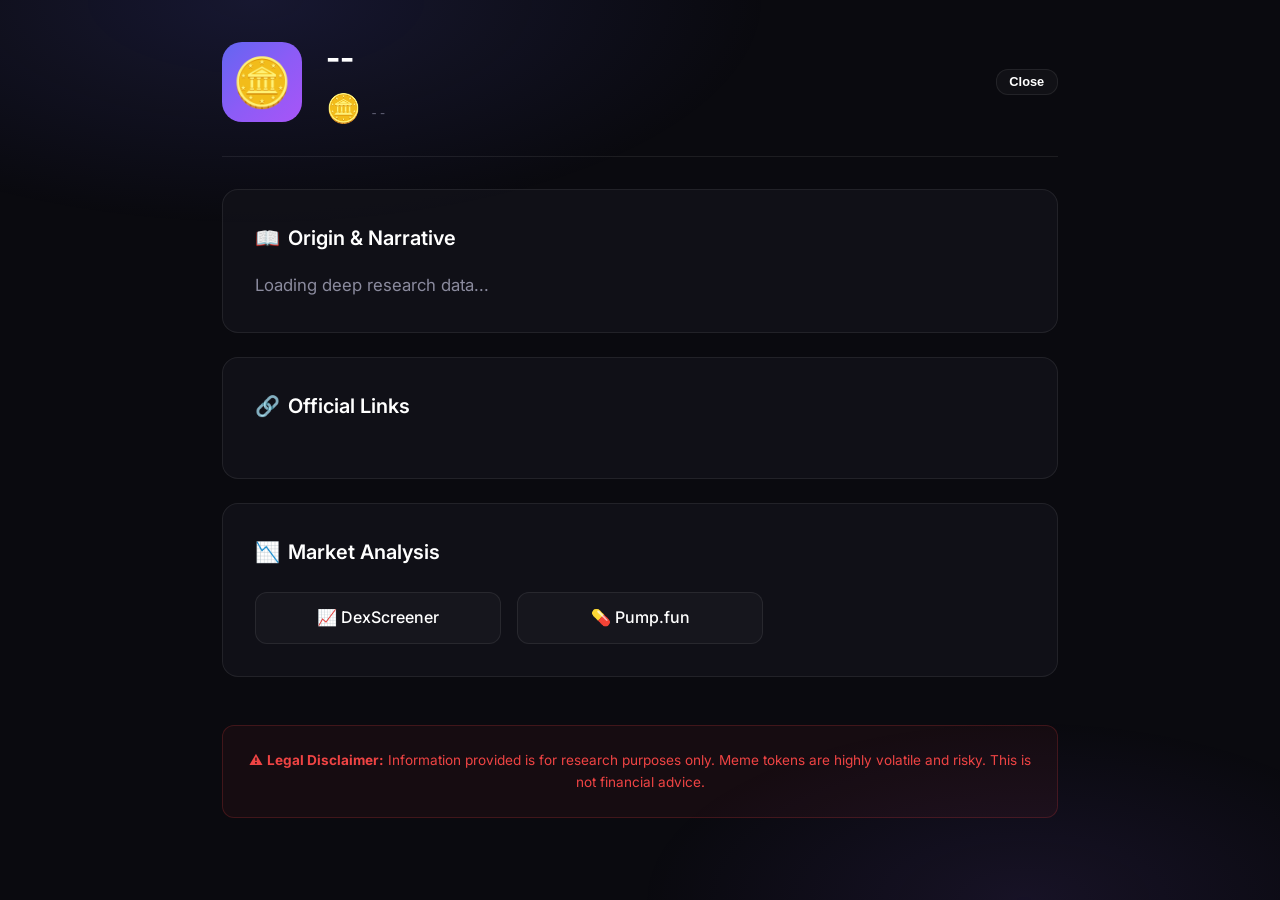
<file: frontend/research.html>
<!DOCTYPE html>
<html lang="en">

<head>
    <meta charset="UTF-8">
    <meta name="viewport" content="width=device-width, initial-scale=1.0">
    <title>WalleTracker | Deep Research</title>
    <link rel="preconnect" href="https://fonts.googleapis.com">
    <link rel="preconnect" href="https://fonts.gstatic.com" crossorigin>
    <link href="https://fonts.googleapis.com/css2?family=Inter:wght@400;500;600;700&display=swap" rel="stylesheet">
    <link rel="stylesheet" href="styles.css">
    <style>
        .research-container {
            max-width: 900px;
            margin: 0 auto;
            padding: 2rem;
        }

        .research-header {
            display: flex;
            justify-content: space-between;
            align-items: center;
            margin-bottom: 2rem;
            padding-bottom: 1.5rem;
            border-bottom: 1px solid var(--border-color);
        }

        .token-profile {
            display: flex;
            align-items: center;
            gap: 1.5rem;
        }

        .token-icon-lg {
            font-size: 3rem;
            background: var(--accent-gradient);
            width: 80px;
            height: 80px;
            border-radius: 20px;
            display: flex;
            align-items: center;
            justify-content: center;
        }

        .token-titles h1 {
            font-size: 2rem;
            margin-bottom: 0.25rem;
        }

        .token-titles .mint {
            font-family: monospace;
            color: var(--text-muted);
            font-size: 0.9rem;
        }

        .narrative-card {
            background: var(--bg-card);
            border: 1px solid var(--border-color);
            border-radius: var(--radius-lg);
            padding: 2rem;
            margin-bottom: 1.5rem;
        }

        .narrative-title {
            font-size: 1.25rem;
            font-weight: 600;
            margin-bottom: 1rem;
            display: flex;
            align-items: center;
            gap: 0.5rem;
        }

        .narrative-body {
            color: var(--text-secondary);
            line-height: 1.8;
            font-size: 1.05rem;
        }

        .links-grid {
            display: grid;
            grid-template-columns: repeat(auto-fill, minmax(200px, 1fr));
            gap: 1rem;
            margin-top: 1.5rem;
        }

        .external-btn {
            display: flex;
            align-items: center;
            justify-content: center;
            gap: 0.5rem;
            padding: 0.75rem;
            background: var(--glass-bg);
            border: 1px solid var(--border-color);
            border-radius: var(--radius-md);
            color: var(--text-primary);
            text-decoration: none;
            transition: all 0.2s;
            font-weight: 500;
        }

        .external-btn:hover {
            border-color: var(--accent-primary);
            background: var(--bg-hover);
        }

        .disclaimer {
            margin-top: 3rem;
            padding: 1.5rem;
            border-radius: var(--radius-md);
            background: rgba(239, 68, 68, 0.05);
            border: 1px solid rgba(239, 68, 68, 0.2);
            color: var(--danger);
            font-size: 0.85rem;
            text-align: center;
        }
    </style>
</head>

<body>
    <div class="bg-gradient"></div>

    <div class="research-container">
        <div class="research-header">
            <div class="token-profile">
                <div class="token-icon-lg" id="token-icon">🪙</div>
                <div class="token-titles">
                    <h1 id="token-symbol">--</h1>
                    <div class="mint">
                        <span class="logo-icon">🪙</span>
                        <span id="mint-address">--</span>
                    </div>
                </div>
            </div>
            <button class="btn btn-secondary btn-sm" onclick="window.close()">Close</button>
        </div>

        <section class="narrative-card">
            <div class="narrative-title"><span>📖</span> Origin & Narrative</div>
            <div class="narrative-body" id="token-narrative">
                Loading deep research data...
            </div>
        </section>

        <section class="narrative-card">
            <div class="narrative-title"><span>🔗</span> Official Links</div>
            <div class="links-grid" id="token-links">
                <!-- Links will be injected here -->
            </div>
        </section>

        <section class="narrative-card">
            <div class="narrative-title"><span>📉</span> Market Analysis</div>
            <div class="links-grid">
                <a href="#" id="link-dex" class="external-btn" target="_blank">📈 DexScreener</a>
                <a href="#" id="link-pump" class="external-btn" target="_blank">💊 Pump.fun</a>
            </div>
        </section>

        <div class="disclaimer">
            ⚠️ <strong>Legal Disclaimer:</strong> Information provided is for research purposes only. Meme tokens are
            highly volatile and risky. This is not financial advice.
        </div>
    </div>

    <script>
        // Simple script to pull data from URL params or API
        const params = new URLSearchParams(window.location.search);
        const mint = params.get('mint');

        async function loadResearch() {
            if (!mint) return;
            document.getElementById('mint-address').textContent = mint;

            try {
                const response = await fetch(`/api/tokens/${mint}/research`);
                if (response.ok) {
                    const data = await response.json();
                    document.getElementById('token-symbol').textContent = data.symbol;
                    document.getElementById('token-narrative').textContent = data.narrative;
                    // Inject links...
                } else {
                    // Fallback mock
                    document.getElementById('token-symbol').textContent = "PENGUIN";
                    document.getElementById('token-narrative').textContent = "Inspired by the viral 'Sad Penguin' event on X. This token captures the community's emotional sentiment towards market volatility.";
                }

                document.getElementById('link-dex').href = `https://dexscreener.com/solana/${mint}`;
                document.getElementById('link-pump').href = `https://pump.fun/${mint}`;
            } catch (e) {
                console.error(e);
            }
        }

        loadResearch();
    </script>
</body>

</html>
</file>
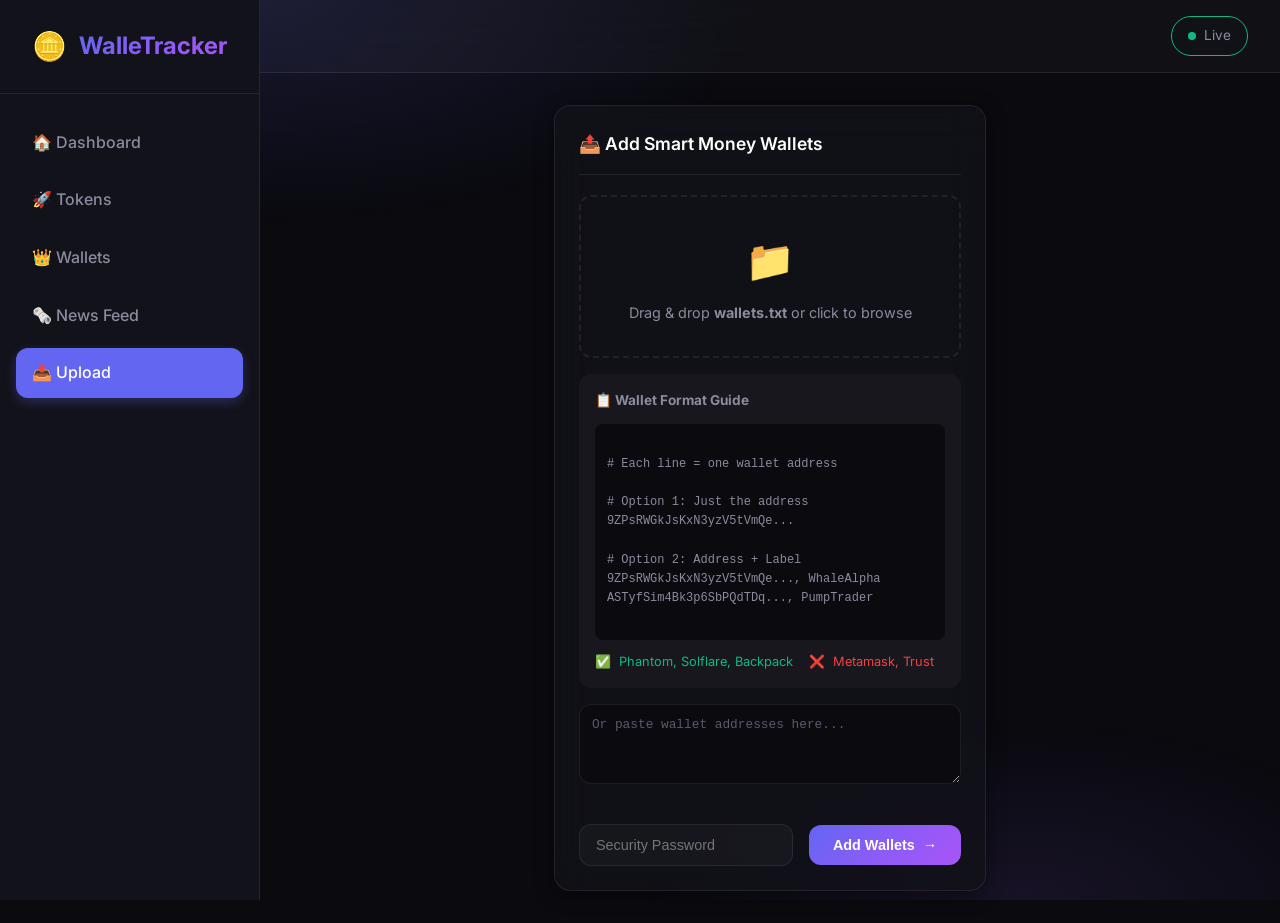
<file: frontend/upload.html>
<!DOCTYPE html>
<html lang="en">

<head>
    <meta charset="UTF-8">
    <meta name="viewport" content="width=device-width, initial-scale=1.0">
    <title>WalleTracker | Upload</title>
    <link rel="preconnect" href="https://fonts.googleapis.com">
    <link rel="preconnect" href="https://fonts.gstatic.com" crossorigin>
    <link href="https://fonts.googleapis.com/css2?family=Inter:wght@400;500;600;700&display=swap" rel="stylesheet">
    <link rel="stylesheet" href="styles.css">
</head>

<body>
    <div class="bg-gradient"></div>
    <div class="app-layout">
        <aside class="sidebar">
            <div class="sidebar-header">
                <div class="logo">
                    <span class="logo-icon">🪙</span>
                    <span class="logo-text">WalleTracker</span>
                </div>
            </div>
            <nav class="nav-menu">
                <a href="index.html" class="nav-item">🏠 Dashboard</a>
                <a href="tokens.html" class="nav-item">🚀 Tokens</a>
                <a href="wallets.html" class="nav-item">👑 Wallets</a>
                <a href="news.html" class="nav-item">🗞️ News Feed</a>
                <a href="upload.html" class="nav-item active">📤 Upload</a>
            </nav>
        </aside>

        <div class="main-content">
            <header class="header">
                <div class="header-stats">
                    <div class="stat-pill live"><span class="pulse"></span> <span class="stat-label">Live</span></div>
                </div>
            </header>

            <main class="container">
                <section class="card card-upload">
                    <div class="card-header">
                        <h2>📤 Add Smart Money Wallets</h2>
                    </div>
                    <div class="upload-zone" id="upload-zone">
                        <div class="upload-icon">📁</div>
                        <p>Drag & drop <strong>wallets.txt</strong> or click to browse</p>
                        <input type="file" id="file-input" accept=".txt" hidden>
                    </div>

                    <div class="upload-guide">
                        <h4>📋 Wallet Format Guide</h4>
                        <div class="format-example">
                            <code>
# Each line = one wallet address

# Option 1: Just the address
9ZPsRWGkJsKxN3yzV5tVmQe...

# Option 2: Address + Label
9ZPsRWGkJsKxN3yzV5tVmQe..., WhaleAlpha
ASTyfSim4Bk3p6SbPQdTDq..., PumpTrader
                            </code>
                        </div>
                        <div class="wallet-types">
                            <div class="wallet-type supported"><span>✅</span> Phantom, Solflare, Backpack</div>
                            <div class="wallet-type unsupported"><span>❌</span> Metamask, Trust</div>
                        </div>
                    </div>

                    <div class="upload-form">
                        <textarea id="wallet-input" placeholder="Or paste wallet addresses here..."></textarea>
                        <div class="form-footer">
                            <input type="password" id="upload-password" placeholder="Security Password"
                                class="password-input">
                            <button class="btn btn-primary" id="submit-wallets">
                                <span>Add Wallets</span>
                                <span class="btn-icon">→</span>
                            </button>
                        </div>
                    </div>
                </section>
            </main>
        </div>
    </div>
    <div class="toast-container" id="toast-container"></div>
    <script src="app.js"></script>
</body>

</html>
</file>
<file: frontend/styles.css>
/* ===================================
   WalleTracker - Premium Dark Theme
   =================================== */

:root {
    /* Colors */
    --bg-primary: #0a0a0f;
    --bg-secondary: #12121a;
    --bg-card: rgba(18, 18, 26, 0.8);
    --bg-hover: rgba(255, 255, 255, 0.05);

    --text-primary: #ffffff;
    --text-secondary: #8b8b9e;
    --text-muted: #5a5a6e;

    --accent-primary: #6366f1;
    --accent-secondary: #8b5cf6;
    --accent-gradient: linear-gradient(135deg, #6366f1 0%, #8b5cf6 50%, #a855f7 100%);

    --success: #10b981;
    --warning: #f59e0b;
    --danger: #ef4444;
    --info: #3b82f6;

    --border-color: rgba(255, 255, 255, 0.08);
    --glass-bg: rgba(255, 255, 255, 0.03);

    /* Spacing */
    --radius-sm: 8px;
    --radius-md: 12px;
    --radius-lg: 16px;
    --radius-xl: 24px;

    /* Shadows */
    --shadow-sm: 0 2px 8px rgba(0, 0, 0, 0.3);
    --shadow-md: 0 4px 20px rgba(0, 0, 0, 0.4);
    --shadow-glow: 0 0 40px rgba(99, 102, 241, 0.15);
}

* {
    margin: 0;
    padding: 0;
    box-sizing: border-box;
}

body {
    font-family: 'Inter', -apple-system, BlinkMacSystemFont, sans-serif;
    background: var(--bg-primary);
    color: var(--text-primary);
    min-height: 100vh;
    line-height: 1.6;
    overflow-x: hidden;
}

/* Animated Background */
.bg-gradient {
    position: fixed;
    top: 0;
    left: 0;
    right: 0;
    bottom: 0;
    background:
        radial-gradient(ellipse 80% 50% at 20% 0%, rgba(99, 102, 241, 0.15) 0%, transparent 50%),
        radial-gradient(ellipse 60% 40% at 80% 100%, rgba(139, 92, 246, 0.1) 0%, transparent 50%);
    pointer-events: none;
    z-index: -1;
}

/* Layout Structure */
.app-layout {
    display: flex;
    min-height: 100vh;
}

/* Sidebar */
.sidebar {
    width: 260px;
    background: var(--bg-secondary);
    border-right: 1px solid var(--border-color);
    display: flex;
    flex-direction: column;
    position: fixed;
    height: 100vh;
    z-index: 1000;
}

.sidebar-header {
    padding: 1.5rem 2rem;
    border-bottom: 1px solid var(--border-color);
}

.nav-menu {
    padding: 1.5rem 1rem;
    flex: 1;
    display: flex;
    flex-direction: column;
    gap: 0.5rem;
}

.nav-item {
    display: flex;
    align-items: center;
    gap: 1rem;
    padding: 0.75rem 1rem;
    color: var(--text-secondary);
    text-decoration: none;
    border-radius: var(--radius-md);
    transition: all 0.2s;
    font-weight: 500;
}

.nav-item:hover {
    background: var(--bg-hover);
    color: var(--text-primary);
}

.nav-item.active {
    background: var(--accent-primary);
    color: white;
    box-shadow: 0 4px 12px rgba(99, 102, 241, 0.3);
}

.nav-icon {
    font-size: 1.25rem;
}

/* Main Content Area */
.main-content {
    flex: 1;
    margin-left: 260px;
    display: flex;
    flex-direction: column;
}

/* Header Refined */
.header {
    display: flex;
    justify-content: flex-end;
    /* Move stats to the right since logo is in sidebar */
    align-items: center;
    padding: 1rem 2rem;
    background: var(--glass-bg);
    backdrop-filter: blur(20px);
    border-bottom: 1px solid var(--border-color);
    position: sticky;
    top: 0;
    z-index: 100;
}

.logo {
    display: flex;
    align-items: center;
    gap: 0.75rem;
}

.logo-icon {
    font-size: 1.75rem;
}

.logo-text {
    font-size: 1.5rem;
    font-weight: 700;
    background: var(--accent-gradient);
    -webkit-background-clip: text;
    -webkit-text-fill-color: transparent;
    background-clip: text;
}

.header-stats {
    display: flex;
    gap: 1rem;
}

.stat-pill {
    display: flex;
    align-items: center;
    gap: 0.5rem;
    padding: 0.5rem 1rem;
    background: var(--bg-card);
    border: 1px solid var(--border-color);
    border-radius: var(--radius-xl);
}

.stat-label {
    color: var(--text-secondary);
    font-size: 0.85rem;
}

.stat-value {
    font-weight: 600;
    color: var(--accent-primary);
}

.stat-pill.live {
    border-color: var(--success);
}

.pulse {
    width: 8px;
    height: 8px;
    background: var(--success);
    border-radius: 50%;
    animation: pulse 2s infinite;
}

@keyframes pulse {

    0%,
    100% {
        opacity: 1;
        transform: scale(1);
    }

    50% {
        opacity: 0.5;
        transform: scale(1.2);
    }
}

/* Container */
.container {
    max-width: 1400px;
    margin: 0 auto;
    padding: 2rem;
}

/* Hero */
.hero {
    text-align: center;
    padding: 3rem 0;
}

.hero h1 {
    font-size: 3rem;
    font-weight: 700;
    margin-bottom: 1rem;
}

.gradient-text {
    background: var(--accent-gradient);
    -webkit-background-clip: text;
    -webkit-text-fill-color: transparent;
    background-clip: text;
}

.hero-subtitle {
    font-size: 1.25rem;
    color: var(--text-secondary);
}

/* Dashboard Grid Refined */
.dashboard-grid {
    display: grid;
    grid-template-columns: repeat(auto-fit, minmax(350px, 1fr));
    gap: 1.5rem;
    margin-top: 1rem;
}

@media (min-width: 1200px) {
    .dashboard-grid {
        grid-template-columns: repeat(auto-fit, minmax(450px, 1fr));
    }
}

/* Upload Form Footer */
.form-footer {
    display: flex;
    gap: 1rem;
    margin-top: 1rem;
    align-items: center;
}

.password-input {
    flex: 1;
    background: var(--glass-bg);
    border: 1px solid var(--border-color);
    border-radius: var(--radius-md);
    padding: 0.75rem 1rem;
    color: var(--text-primary);
    font-size: 0.9rem;
    outline: none;
    transition: all 0.2s;
}

.password-input:focus {
    border-color: var(--accent-primary);
    box-shadow: 0 0 0 2px rgba(99, 102, 241, 0.2);
}

.card {
    background: var(--bg-card);
    backdrop-filter: blur(20px);
    border: 1px solid var(--border-color);
    border-radius: var(--radius-lg);
    padding: 1.5rem;
    box-shadow: var(--shadow-md);
}

.card-header {
    display: flex;
    justify-content: space-between;
    align-items: center;
    margin-bottom: 1.25rem;
    padding-bottom: 1rem;
    border-bottom: 1px solid var(--border-color);
}

.card-header h2 {
    font-size: 1.1rem;
    font-weight: 600;
}

/* Filter Pills */
.filter-pills {
    display: flex;
    gap: 0.5rem;
}

.filter-pill {
    padding: 0.4rem 0.8rem;
    font-size: 0.8rem;
    background: transparent;
    border: 1px solid var(--border-color);
    border-radius: var(--radius-xl);
    color: var(--text-secondary);
    cursor: pointer;
    transition: all 0.2s;
}

.filter-pill:hover,
.filter-pill.active {
    background: var(--accent-primary);
    border-color: var(--accent-primary);
    color: white;
}

/* Badges */
.badge {
    padding: 0.25rem 0.6rem;
    font-size: 0.7rem;
    font-weight: 600;
    border-radius: var(--radius-sm);
    text-transform: uppercase;
    letter-spacing: 0.5px;
}

.badge-live {
    background: rgba(16, 185, 129, 0.2);
    color: var(--success);
    animation: pulse 2s infinite;
}

.badge-moonshot {
    background: rgba(168, 85, 247, 0.2);
    color: #a855f7;
}

.badge-rising {
    background: rgba(59, 130, 246, 0.2);
    color: var(--info);
}

.badge-watchlist {
    background: rgba(245, 158, 11, 0.2);
    color: var(--warning);
}

.badge-dead {
    background: rgba(239, 68, 68, 0.2);
    color: var(--danger);
}

/* Token List */
.token-list {
    display: flex;
    flex-direction: column;
    gap: 0.75rem;
    max-height: 500px;
    overflow-y: auto;
}

.token-item {
    display: grid;
    grid-template-columns: auto 1fr auto auto;
    align-items: center;
    gap: 1rem;
    padding: 1rem;
    background: var(--glass-bg);
    border: 1px solid var(--border-color);
    border-radius: var(--radius-md);
    transition: all 0.2s;
}

.token-item:hover {
    background: var(--bg-hover);
    border-color: var(--accent-primary);
    transform: translateX(4px);
}

.token-rank {
    width: 28px;
    height: 28px;
    display: flex;
    align-items: center;
    justify-content: center;
    background: var(--accent-gradient);
    border-radius: 50%;
    font-size: 0.8rem;
    font-weight: 700;
}

.token-info {
    display: flex;
    flex-direction: column;
}

.token-name {
    font-weight: 600;
    display: flex;
    align-items: center;
    gap: 0.5rem;
}

.token-mint {
    font-size: 0.75rem;
    color: var(--text-muted);
    font-family: monospace;
}

.token-stats {
    display: flex;
    gap: 1.5rem;
    font-size: 0.85rem;
}

.token-stat {
    display: flex;
    flex-direction: column;
    align-items: center;
}

.token-stat-label {
    font-size: 0.7rem;
    color: var(--text-muted);
    text-transform: uppercase;
}

.token-stat-value {
    font-weight: 600;
}

.token-score {
    display: flex;
    flex-direction: column;
    align-items: flex-end;
}

.score-value {
    font-size: 1.5rem;
    font-weight: 700;
    background: var(--accent-gradient);
    -webkit-background-clip: text;
    -webkit-text-fill-color: transparent;
}

.score-label {
    font-size: 0.7rem;
    color: var(--text-muted);
}

/* Signal List */
.signal-list {
    display: flex;
    flex-direction: column;
    gap: 0.75rem;
    max-height: 250px;
    overflow-y: auto;
}

.signal-item {
    display: flex;
    align-items: center;
    gap: 1rem;
    padding: 0.75rem 1rem;
    background: var(--glass-bg);
    border-left: 3px solid var(--accent-primary);
    border-radius: 0 var(--radius-sm) var(--radius-sm) 0;
}

.signal-icon {
    font-size: 1.5rem;
}

.signal-content {
    flex: 1;
}

.signal-title {
    font-weight: 600;
    font-size: 0.9rem;
}

.signal-meta {
    font-size: 0.75rem;
    color: var(--text-secondary);
}

.signal-time {
    font-size: 0.75rem;
    color: var(--text-muted);
}

/* Upload Zone */
.upload-zone {
    border: 2px dashed var(--border-color);
    border-radius: var(--radius-md);
    padding: 2rem;
    text-align: center;
    cursor: pointer;
    transition: all 0.3s;
    margin-bottom: 1rem;
}

.upload-zone:hover,
.upload-zone.dragover {
    border-color: var(--accent-primary);
    background: rgba(99, 102, 241, 0.05);
}

.upload-icon {
    font-size: 2.5rem;
    margin-bottom: 0.5rem;
}

.upload-zone p {
    color: var(--text-secondary);
    font-size: 0.9rem;
}

/* Upload Guide */
.upload-guide {
    background: var(--glass-bg);
    border-radius: var(--radius-md);
    padding: 1rem;
    margin-bottom: 1rem;
}

.upload-guide h4 {
    font-size: 0.85rem;
    margin-bottom: 0.75rem;
    color: var(--text-secondary);
}

.format-example {
    background: var(--bg-primary);
    border-radius: var(--radius-sm);
    padding: 0.75rem;
    margin-bottom: 0.75rem;
    overflow-x: auto;
}

.format-example code {
    font-family: 'SF Mono', Monaco, monospace;
    font-size: 0.75rem;
    color: var(--text-secondary);
    white-space: pre;
    display: block;
}

.format-example .comment {
    color: var(--text-muted);
}

.wallet-types {
    display: flex;
    gap: 1rem;
}

.wallet-type {
    display: flex;
    align-items: center;
    gap: 0.5rem;
    font-size: 0.8rem;
}

.wallet-type.supported {
    color: var(--success);
}

.wallet-type.unsupported {
    color: var(--danger);
}

/* Textarea */
textarea {
    width: 100%;
    min-height: 80px;
    padding: 0.75rem;
    background: var(--bg-primary);
    border: 1px solid var(--border-color);
    border-radius: var(--radius-md);
    color: var(--text-primary);
    font-family: 'SF Mono', Monaco, monospace;
    font-size: 0.8rem;
    resize: vertical;
    margin-bottom: 1rem;
}

textarea:focus {
    outline: none;
    border-color: var(--accent-primary);
}

textarea::placeholder {
    color: var(--text-muted);
}

/* Buttons */
.btn {
    display: inline-flex;
    align-items: center;
    justify-content: center;
    gap: 0.5rem;
    padding: 0.75rem 1.5rem;
    font-size: 0.9rem;
    font-weight: 600;
    border: none;
    border-radius: var(--radius-md);
    cursor: pointer;
    transition: all 0.2s;
    width: 100%;
}

.btn-primary {
    background: var(--accent-gradient);
    color: white;
}

.btn-primary:hover {
    transform: translateY(-2px);
    box-shadow: var(--shadow-glow);
}

.btn-icon {
    transition: transform 0.2s;
}

.btn:hover .btn-icon {
    transform: translateX(4px);
}

/* Wallet List */
.wallet-list {
    display: grid;
    grid-template-columns: repeat(auto-fill, minmax(280px, 1fr));
    gap: 1rem;
}

.wallet-item {
    display: flex;
    align-items: center;
    gap: 1rem;
    padding: 1rem;
    background: var(--glass-bg);
    border: 1px solid var(--border-color);
    border-radius: var(--radius-md);
    transition: all 0.2s;
}

.wallet-item:hover {
    border-color: var(--accent-primary);
}

.wallet-avatar {
    width: 40px;
    height: 40px;
    background: var(--accent-gradient);
    border-radius: 50%;
    display: flex;
    align-items: center;
    justify-content: center;
    font-weight: 700;
}

.wallet-info {
    flex: 1;
}

.wallet-label {
    font-weight: 600;
}

.wallet-address {
    font-size: 0.75rem;
    color: var(--text-muted);
    font-family: monospace;
}

.wallet-score {
    font-size: 1.25rem;
    font-weight: 700;
    color: var(--accent-primary);
}

/* Loading Skeleton */
.loading-skeleton {
    display: flex;
    flex-direction: column;
    gap: 0.75rem;
}

.skeleton-row {
    height: 60px;
    background: linear-gradient(90deg, var(--glass-bg) 25%, var(--bg-hover) 50%, var(--glass-bg) 75%);
    background-size: 200% 100%;
    border-radius: var(--radius-md);
    animation: shimmer 1.5s infinite;
}

@keyframes shimmer {
    0% {
        background-position: 200% 0;
    }

    100% {
        background-position: -200% 0;
    }
}

/* Toast Notifications */
.toast-container {
    position: fixed;
    bottom: 2rem;
    right: 2rem;
    display: flex;
    flex-direction: column;
    gap: 0.75rem;
    z-index: 1000;
}

.toast {
    display: flex;
    align-items: center;
    gap: 0.75rem;
    padding: 1rem 1.5rem;
    background: var(--bg-card);
    border: 1px solid var(--border-color);
    border-radius: var(--radius-md);
    box-shadow: var(--shadow-md);
    animation: slideIn 0.3s ease;
}

.toast-success {
    border-left: 3px solid var(--success);
}

.toast-error {
    border-left: 3px solid var(--danger);
}

.toast-info {
    border-left: 3px solid var(--info);
}

@keyframes slideIn {
    from {
        transform: translateX(100%);
        opacity: 0;
    }

    to {
        transform: translateX(0);
        opacity: 1;
    }
}

/* Empty State */
.empty-state {
    text-align: center;
    padding: 2rem;
    color: var(--text-muted);
}

.empty-state-icon {
    font-size: 3rem;
    margin-bottom: 1rem;
    opacity: 0.5;
}

/* Scrollbar */
::-webkit-scrollbar {
    width: 6px;
}

::-webkit-scrollbar-track {
    background: var(--bg-primary);
}

::-webkit-scrollbar-thumb {
    background: var(--border-color);
    border-radius: 3px;
}

::-webkit-scrollbar-thumb:hover {
    background: var(--text-muted);
}

/* Responsive */
/* Redundant grid styles removed */

/* News Feed */
.news-feed {
    display: flex;
    flex-direction: column;
    gap: 1.25rem;
}

.news-item {
    padding: 1.25rem;
    background: var(--glass-bg);
    border-radius: var(--radius-lg);
    border: 1px solid var(--border-color);
    transition: all 0.2s;
    position: relative;
    overflow: hidden;
}

.news-item:hover {
    transform: translateY(-2px);
    border-color: var(--accent-primary);
    background: var(--bg-hover);
}

.news-item.priority {
    border-left: 4px solid var(--accent-primary);
    background: rgba(99, 102, 241, 0.05);
}

.news-header {
    display: flex;
    justify-content: space-between;
    align-items: center;
    margin-bottom: 0.75rem;
}

.news-badge {
    padding: 0.25rem 0.6rem;
    border-radius: 20px;
    font-size: 0.7rem;
    font-weight: 700;
    text-transform: uppercase;
    letter-spacing: 0.03em;
}

.badge-whale {
    background: rgba(59, 130, 246, 0.2);
    color: #60a5fa;
    border: 1px solid rgba(59, 130, 246, 0.3);
}

.badge-influencer {
    background: rgba(168, 85, 247, 0.2);
    color: #c084fc;
    border: 1px solid rgba(168, 85, 247, 0.3);
}

.badge-alpha {
    background: rgba(234, 179, 8, 0.2);
    color: #facc15;
    border: 1px solid rgba(234, 179, 8, 0.3);
}

.badge-market {
    background: rgba(34, 197, 94, 0.2);
    color: #4ade80;
    border: 1px solid rgba(34, 197, 94, 0.3);
}

.badge-narrative {
    background: rgba(236, 72, 153, 0.2);
    color: #f472b6;
    border: 1px solid rgba(236, 72, 153, 0.3);
}

.news-title {
    font-size: 1.15rem;
    font-weight: 800;
    color: var(--text-primary);
    margin-bottom: 0.5rem;
    line-height: 1.3;
}

.news-summary {
    font-size: 0.95rem;
    color: var(--text-secondary);
    line-height: 1.6;
    margin-bottom: 0.5rem;
}

.news-time {
    font-size: 0.75rem;
    color: var(--text-muted);
    font-weight: 500;
}

.news-source-link {
    margin-top: 0.75rem;
    font-size: 0.8rem;
    font-weight: 600;
    color: var(--accent-primary);
    display: flex;
    align-items: center;
    gap: 0.25rem;
    opacity: 0.7;
    transition: opacity 0.2s;
}

.news-item:hover .news-source-link {
    opacity: 1;
}

/* Pagination */
.pagination {
    display: flex;
    justify-content: center;
    align-items: center;
    gap: 1rem;
    margin-top: 1.5rem;
    padding-top: 1rem;
    border-top: 1px solid var(--border-color);
}

.btn-sm {
    padding: 0.3rem 0.8rem;
    font-size: 0.8rem;
    width: auto;
}

.btn-secondary {
    background: var(--glass-bg);
    border: 1px solid var(--border-color);
    color: var(--text-primary);
}

.btn-secondary:hover:not(:disabled) {
    background: var(--bg-hover);
    border-color: var(--accent-primary);
}

.btn-secondary:disabled {
    opacity: 0.5;
    cursor: not-allowed;
}

/* Header Actions */
.header-actions {
    display: flex;
    align-items: center;
    gap: 1rem;
}

.sort-select {
    background: var(--bg-primary);
    color: var(--text-primary);
    border: 1px solid var(--border-color);
    border-radius: var(--radius-xl);
    padding: 0.3rem 0.75rem;
    font-size: 0.8rem;
    outline: none;
    cursor: pointer;
}

/* Copy Icon */
.copy-icon {
    display: inline-flex;
    cursor: pointer;
    font-size: 0.9rem;
    opacity: 0.6;
    transition: opacity 0.2s;
    margin-left: 0.5rem;
}

.copy-icon:hover {
    opacity: 1;
    color: var(--accent-primary);
}

/* Research Link */
.research-link {
    color: var(--accent-primary);
    text-decoration: none;
    font-size: 0.8rem;
    font-weight: 600;
    transition: all 0.2s;
    display: inline-flex;
    align-items: center;
    gap: 0.25rem;
    margin-top: 0.5rem;
}

.research-link:hover {
    text-decoration: underline;
    opacity: 0.8;
}

/* Badges Expanded */
.badge-trending {
    background: rgba(239, 68, 68, 0.2);
    color: #ef4444;
}

.badge-new {
    background: rgba(245, 158, 11, 0.3);
    color: #f59e0b;
    font-size: 0.6rem;
    margin-left: 0.5rem;
    padding: 0.1rem 0.4rem;
}

/* Responsive adjustments */
@media (max-width: 1024px) {

    .card-tokens,
    .card-signals,
    .card-wallets,
    .card-upload {
        grid-column: span 12;
    }
}
</file>
